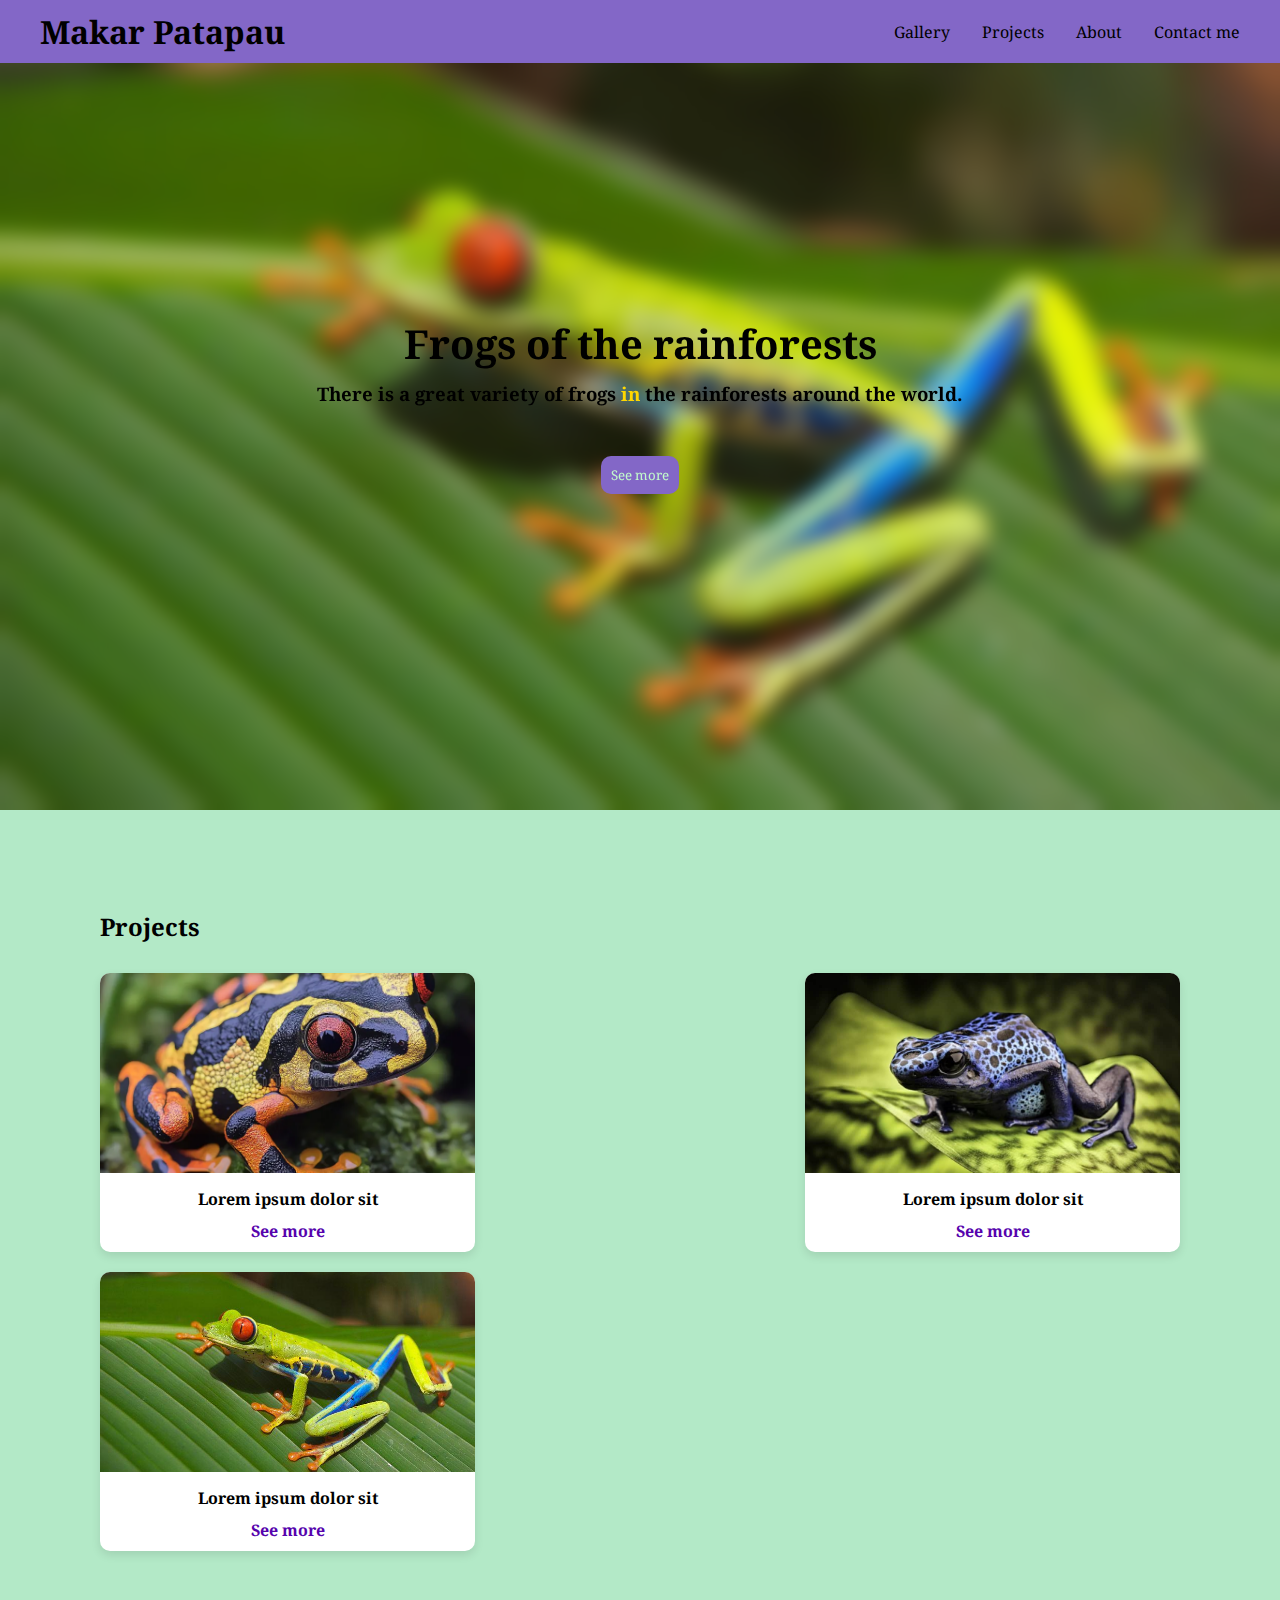
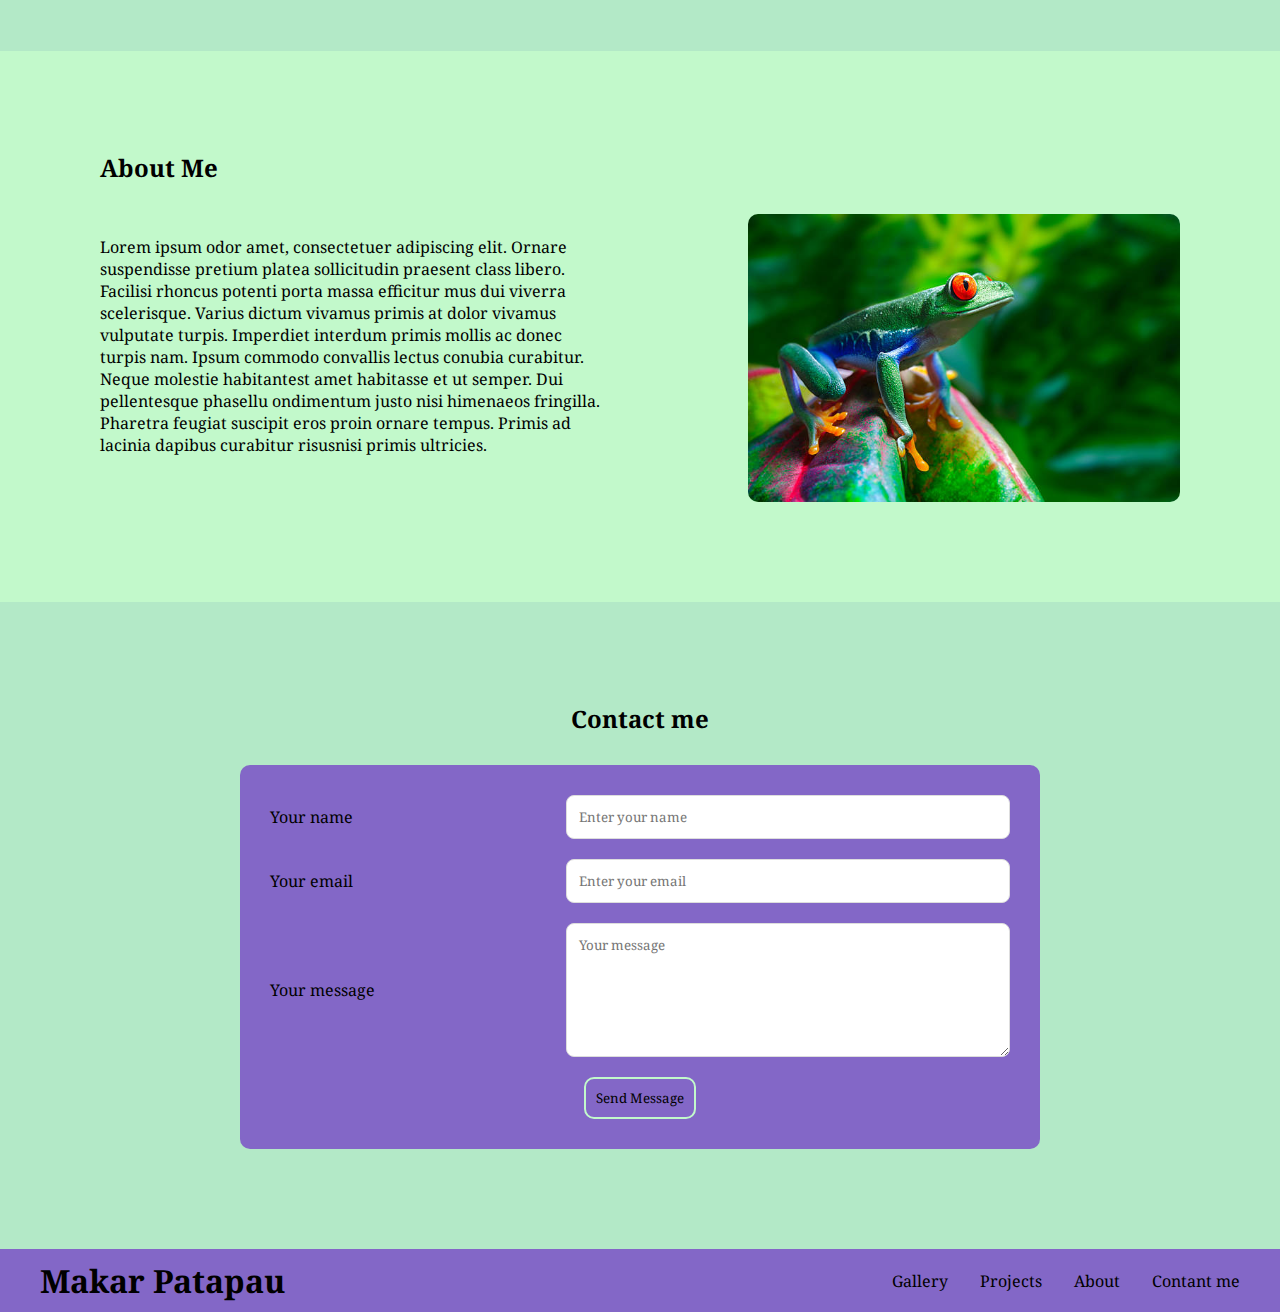
<file: index.html>
<!DOCTYPE html>
<html lang="en">
  <head>
    <meta charset="UTF-8" />
    <meta name="description" content="" />
    <meta name="viewport" content="width=device-width, initial-scale=1.0" />
    <link rel="stylesheet" href="styles.css" />
    <title>Portfolio</title>
    <link rel="preconnect" href="https://fonts.googleapis.com" />
    <link rel="preconnect" href="https://fonts.gstatic.com" crossorigin />
    <link
      href="https://fonts.googleapis.com/css2?family=Noto+Serif:ital,wght@0,100..900;1,100..900&display=swap"
      rel="stylesheet"
    />
  </head>
  <body>
    <header>
      <div class="header">
        <a href="index.html"><h1 id="logo">Makar Patapau</h1></a>
        <nav>
          <ul id="links">
            <li><a href="gallery.html">Gallery</a></li>
            <li><a href="#projects">Projects</a></li>
            <li><a href="#infoAbout">About</a></li>
            <li><a href="#contactForm">Contact me</a></li>
          </ul>
        </nav>
      </div>
    </header>

    <main>
      <section id="about">
        <div class="bg">
          <div class="textOnBlur">
            <h2>Frogs of the rainforests</h2>
            <h3 id="blinking">
              There is a <span>great</span> variety of <span>frogs</span> in the
              rainforests around the world.
            </h3>
            <button class="blurBtn">See more</button>
          </div>
        </div>
      </section>

      <section id="projects">
        <h2 class="projectH">Projects</h2>

        <div class="projectContainer">
          <div class="projectCard">
            <img src="img7.webp" alt="" />
            <h3>Lorem ipsum dolor sit</h3>
            <a href="#infoAbout" class="seeMore">See more</a>
          </div>

          <div class="projectCard">
            <img src="img5.jpg" alt="" />
            <h3>Lorem ipsum dolor sit</h3>
            <a href="#infoAbout" class="seeMore">See more</a>
          </div>

          <div class="projectCard">
            <img src="img9.jpg" alt="" />
            <h3>Lorem ipsum dolor sit</h3>
            <a href="#infoAbout" class="seeMore">See more</a>
          </div>
        </div>
      </section>

      <section id="infoAbout">
        <h2>About Me</h2>

        <div class="infoAbout">
          <p>
            Lorem ipsum odor amet, consectetuer adipiscing elit. Ornare
            suspendisse pretium platea sollicitudin praesent class libero.
            Facilisi rhoncus potenti porta massa efficitur mus dui viverra
            scelerisque. Varius dictum vivamus primis at dolor vivamus vulputate
            turpis. Imperdiet interdum primis mollis ac donec turpis nam. Ipsum
            commodo convallis lectus conubia curabitur. Neque molestie
            habitantest amet habitasse et ut semper. Dui pellentesque phasellu
            ondimentum justo nisi himenaeos fringilla. Pharetra feugiat suscipit
            eros proin ornare tempus. Primis ad lacinia dapibus curabitur
            risusnisi primis ultricies.
          </p>

          <img src="img2.jpg" alt="" />
        </div>
      </section>

      <section id="contactForm">
        <h2>Contact me</h2>

        <form class="form">
          <div class="formName">
            <label for="name">Your name</label>
            <input type="text" id="name" placeholder="Enter your name" />
          </div>
          <div class="formEmail">
            <label for="email">Your email</label>
            <input type="email" id="email" placeholder="Enter your email" />
          </div>
          <div class="formMessage">
            <label for="message">Your message</label>
            <textarea
              id="message"
              placeholder="Your message"
              rows="6"
            ></textarea>
          </div>
          <button type="submit">Send Message</button>
        </form>
      </section>
    </main>
    <footer id="contact">
      <div class="footer">
        <a href="index.html"><h1 id="logo">Makar Patapau</h1></a>
        <nav>
          <ul id="links">
            <li><a href="gallery.html">Gallery</a></li>
            <li><a href="#projects">Projects</a></li>
            <li><a href="#infoAbout">About</a></li>
            <li><a href="#contactMe">Contant me</a></li>
          </ul>
        </nav>
        <button class="btn">Return to the top</button>
      </div>
    </footer>
    <div class="overlay hidden">
      <div class="modal">
        <h2>My name is Jeff!</h2>
        <img src="img3.jpg" alt="" />
        <button class="closebtn">CLOSE</button>
      </div>
    </div>
    <script src="main.js"></script>
  </body>
</html>
</file>
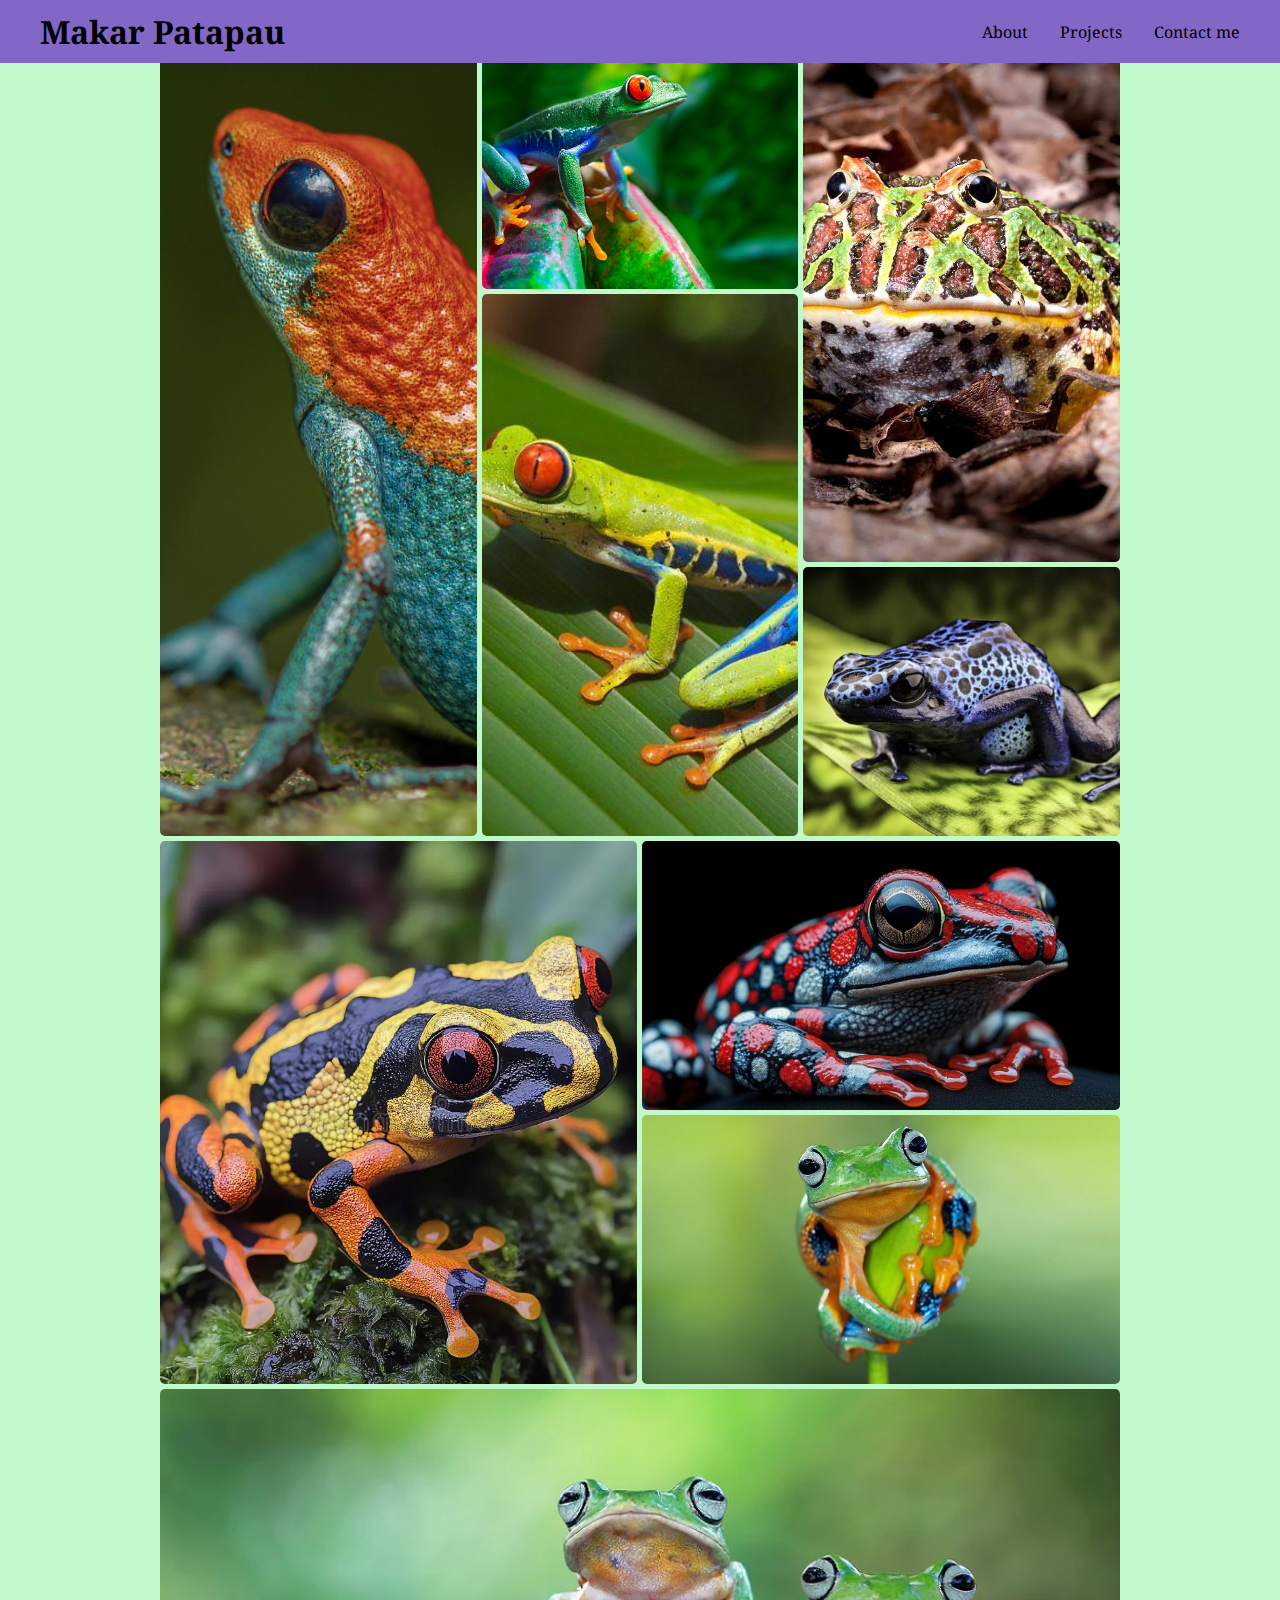
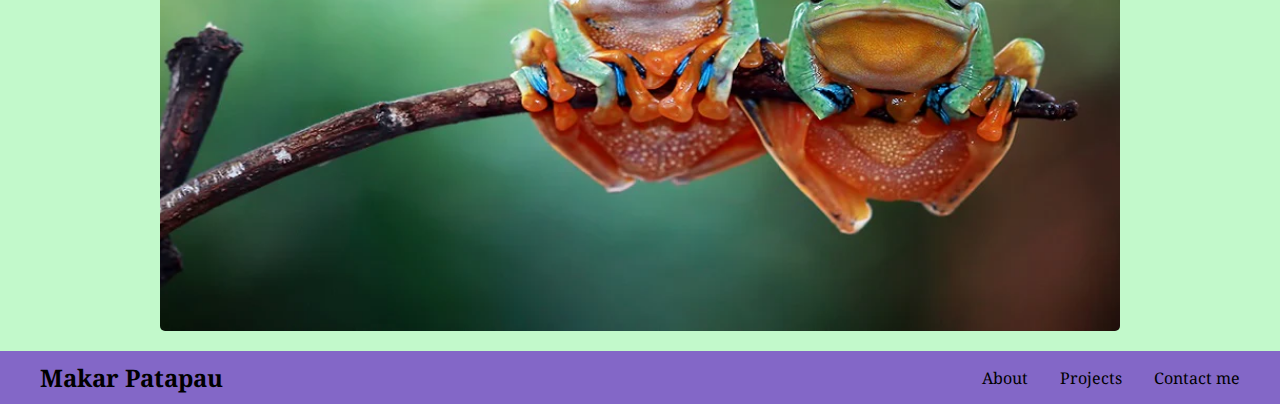
<file: gallery.html>
<!DOCTYPE html>
<html lang="en">
  <head>
    <meta charset="UTF-8" />
    <meta name="viewport" content="width=device-width, initial-scale=1.0" />
    <link rel="stylesheet" href="styles.css" />
    <title>Gallery</title>
    <link rel="preconnect" href="https://fonts.googleapis.com" />
    <link rel="preconnect" href="https://fonts.gstatic.com" crossorigin />
    <link
      href="https://fonts.googleapis.com/css2?family=Noto+Serif:ital,wght@0,100..900;1,100..900&display=swap"
      rel="stylesheet"
    />
  </head>
  <body>
    <header>
      <div class="header">
        <a href="index.html"><h1 id="logo">Makar Patapau</h1></a>
        <nav>
          <ul id="links">
            <li><a href="index.html#infoAbout">About</a></li>
            <li><a href="index.html#projects">Projects</a></li>
            <li><a href="index.html#contactForm">Contact me</a></li>
          </ul>
        </nav>
      </div>
    </header>
    <div class="img">
      <img src="img4.jpg" alt="frog" />
      <img src="img2.jpg" alt="" />
      <img src="img3.jpg" alt="" />
      <img src="img9.jpg" alt="" />
      <img src="img5.jpg" alt="" />
      <img src="img7.webp" alt="" />
      <img src="img8.jpg" alt="" />
      <img src="img6.jpg" alt="" />
      <img src="img1.webp" alt="" />
    </div>
    <footer id="contact">
      <div class="footer">
        <h2>Makar Patapau</h2>
        <nav>
          <ul id="links">
            <li><a href="index.html#infoAbout">About</a></li>
            <li><a href="index.html#projects">Projects</a></li>
            <li><a href="index.html#contactForm">Contact me</a></li>
          </ul>
        </nav>
      </div>
    </footer>
  </body>
</html>
</file>
<file: styles.css>
body,
button,
input,
textarea {
  font-family: "Noto Serif", serif;
  font-optical-sizing: auto;
  font-weight: weight;
  font-style: normal;
  font-variation-settings: "wdth" 100;
}

* {
  margin: 0;
  padding: 0;
  box-sizing: border-box;
  --headerFooterbgc: #8367c7;
}

html {
  scroll-behavior: smooth;
}

/* HAEDER !!!!!!!!!!!!!!!*/
header {
  padding: 10px;
  background-color: var(--headerFooterbgc);
  position: fixed;
  z-index: 1000;
  width: 100%;
}

div.header {
  max-width: 1200px;
  margin: auto;
  display: flex;
  justify-content: space-between;
  align-items: center;
  background-color: var(--headerFooterbgc);
}

#logo {
  cursor: pointer;
}

/* h1#logo {   TP SEE HOW MUCH SPACE IS BEING OCCUPIED
  background-color: red;
} */

#links {
  display: flex;
  gap: 2rem;
  list-style: none;
}

a {
  color: black;
  text-decoration: none;
}

/*BLURRED SECTION!!!!!!!!!!!!!!!!*/

#about {
  height: 90vh;
  background-image: url(img9.jpg);
  background-size: cover;
  background-position: center center;
}
.bg {
  backdrop-filter: blur(10px);
  width: 100%;
  height: 100%;
  display: flex;
  align-items: center;
  justify-content: center;
}

.textOnBlur {
  padding: 5px;
  text-align: center;
}

.textOnBlur h2 {
  padding-bottom: 10px;
}

.textOnBlur h3 {
  padding-bottom: 50px;
}

.textOnBlur button {
  background-color: #8367c7;
  color: #c2f9cb;
  padding: 10px;
  border-radius: 10px;
  border: none;
  cursor: pointer;
}

.textOnBlur button:hover {
  background-color: #5603ad;
}

#about h2 {
  font-size: 40px;
}

/* PROJECTS!!!!!!!!!*/

#projects {
  margin: auto;
  background-color: #b3e9c7;
  padding: 100px;
}

.projectH {
  max-width: 1200px;
  margin: auto;
  padding-bottom: 30px;
}

.projectContainer {
  display: flex;
  gap: 20px;
  flex-wrap: wrap;
  justify-content: space-between;
  max-width: 1200px;
  margin: auto;
}

.projectCard {
  background: white;
  border-radius: 10px;
  box-shadow: 0px 4px 10px rgba(0, 0, 0, 0.1);
  overflow: hidden;
  text-align: center;
  transition: transform 0.3s ease-in-out;
  width: 100%;
  max-width: 375px;
  padding-bottom: 10px;
}

.projectCard:hover {
  transform: translateY(-5px);
}

.projectCard img {
  width: 100%;
  height: 200px;
  object-fit: cover;
}

.projectCard h3 {
  font-size: 16px;
  padding: 10px;
}

.seeMore {
  color: #5603ad;
  text-decoration: none;
  font-weight: bold;
  transition: color 0.3s;
}

.seeMore:hover {
  color: #b3e9c7;
}

/*About Us!!!!!!!!!!!!!!!!!*/

#infoAbout {
  margin: auto;
  background-color: #c2f9cb;
  padding: 100px;
}

#infoAbout h2 {
  margin: auto;
  max-width: 1200px;
  padding-bottom: 30px;
}

.infoAbout {
  margin: auto;
  max-width: 1200px;
  display: flex;
  justify-content: space-between;
}

.infoAbout p {
  max-width: 500px;
  display: flex;
  align-items: center;
}

.infoAbout img {
  width: 40%;
  object-fit: cover;
  border-radius: 10px;
}

p {
  margin-bottom: 1.5em;
}

/*CONTACT FORM !!!!!!!!!!!!!!!!!!*/

#contactForm {
  margin: auto;
  background-color: #b3e9c7;
  padding: 100px;
}

#contactForm h2 {
  max-width: 1200px;
  margin: auto;
  padding-bottom: 30px;
  display: flex;
  justify-content: center;
}

.form {
  margin: auto;
  max-width: 800px;
  background-color: #8367c7;
  display: flex;
  flex-direction: column;
  padding: 30px;
  border-radius: 10px;
}

.formName,
.formEmail,
.formMessage {
  display: flex;
  justify-content: space-between;
  align-items: center;
  margin-bottom: 20px;
}

.formName input,
.formEmail input,
.formMessage textarea {
  padding: 12px;
  width: 60%;
  border-radius: 8px;
  border: 1px solid #ddd;
  color: #333;
}

#contactForm button {
  max-width: 1200px;
  margin: auto;
  display: flex;
  justify-content: center;
  background-color: #8367c7;
  padding: 10px;
  border: 2px solid #c2f9cb;
  border-radius: 10px;
  cursor: pointer;
}

#contactForm button:hover {
  background-color: #5603ad;
  color: #b3e9c7;
  transition: 1s;
}

/* FOOTER !!!!!!!!!!!!!!!!!!!!!!*/

footer {
  background-color: var(--headerFooterbgc);
  padding: 10px;
}

div.footer {
  max-width: 1200px;
  margin: auto;
  display: flex;
  justify-content: space-between;
  align-items: center;
  background-color: var(--headerFooterbgc);
}

/*BACK TO TOP BUTTON!!!!!!!!!!!!!*/

.btn {
  background-color: #f0fff1;
  padding: 1rem 2rem;
  border: none;
  border-radius: 5px;
  position: fixed;
  bottom: 2rem;
  right: 2rem;
  display: none;
  cursor: pointer;
}

/*WINDOW MODAL!!!!!!!!!!!!!*/

.overlay {
  position: fixed;
  top: 0;
  left: 0;
  width: 100vw;
  height: 100vh;
  background-color: rgba(0, 0, 0, 0.7);
  display: flex;
  justify-content: center;
  align-items: center;
}

.modal {
  background-color: #c2f9cb;
  padding: 50px;
  width: 500px;
  text-align: center;
  border-radius: 10px;
  box-shadow: 0 0 10px rgba(255, 255, 255, 0.3);
  position: relative;
}

.modal img {
  position: cover;
  width: 300px;
  border-radius: 5px;
}
.modal h2 {
  padding-bottom: 10px;
}

.closebtn {
  margin-top: 10px;
  padding: 5px 10px;
  background-color: #b3e9c7;
  border: none;
  cursor: pointer;
  border-radius: 5px;
  position: absolute;
  top: 0;
  right: 10px;
  cursor: pointer;
}

.closebtn:hover {
  background-color: #8367c7;
}

/*RESPONSIVENESS !!!!!!!!!!!!*/

@media (max-width: 1200px) {
  body {
    background-color: yellow;
  }
}

@media (max-width: 768px) {
  body {
    background-color: greenyellow;
  }
}

@media (max-width: 375px) {
  body {
    background-color: blue;
  }
}
#logo {
  text-decoration: none;
}

.hidden {
  display: none;
}

/* GALLERY (GRID) !!!!!!!!!!!!!!!!!!!!*/

body {
  background-color: #c2f9cb;
}
.img {
  display: grid;
  grid-template-columns: repeat(6, 1fr);
  grid-template-rows: repeat(7, 1fr);
  gap: 5px;
  max-width: 960px;
  margin: auto;
  padding-top: 20px;
  padding-bottom: 20px;
}

.img img {
  width: 100%;
  height: 100%;
  object-fit: cover;
  border-radius: 5px;
}

.img img:nth-child(1) {
  grid-column: span 2;
  grid-row: span 3;
}
.img img:nth-child(2) {
  grid-column: span 2;
  grid-row: span 1;
}
.img img:nth-child(3) {
  grid-column: span 2;
  grid-row: span 2;
}
.img img:nth-child(4) {
  grid-column: span 2;
  grid-row: span 2;
}
.img img:nth-child(5) {
  grid-column: span 2;
  grid-row: span 1;
}
.img img:nth-child(6) {
  grid-column: span 3;
  grid-row: span 2;
}
.img img:nth-child(7) {
  grid-column: span 3;
  grid-row: span 1.5;
}
.img img:nth-child(8) {
  grid-column: span 3;
  grid-row: span 1.5;
}
.img img:nth-child(9) {
  grid-column: span 6;
  grid-row: span 2;
}
/* Command+Shift+L to selected and edit multiple */

@media screen and (max-width: 1024px) {
  .img {
    grid-template-columns: repeat(3, 1fr);
    /* grid-template-rows: repeat(3, 1fr); */
  }
}
</file>
